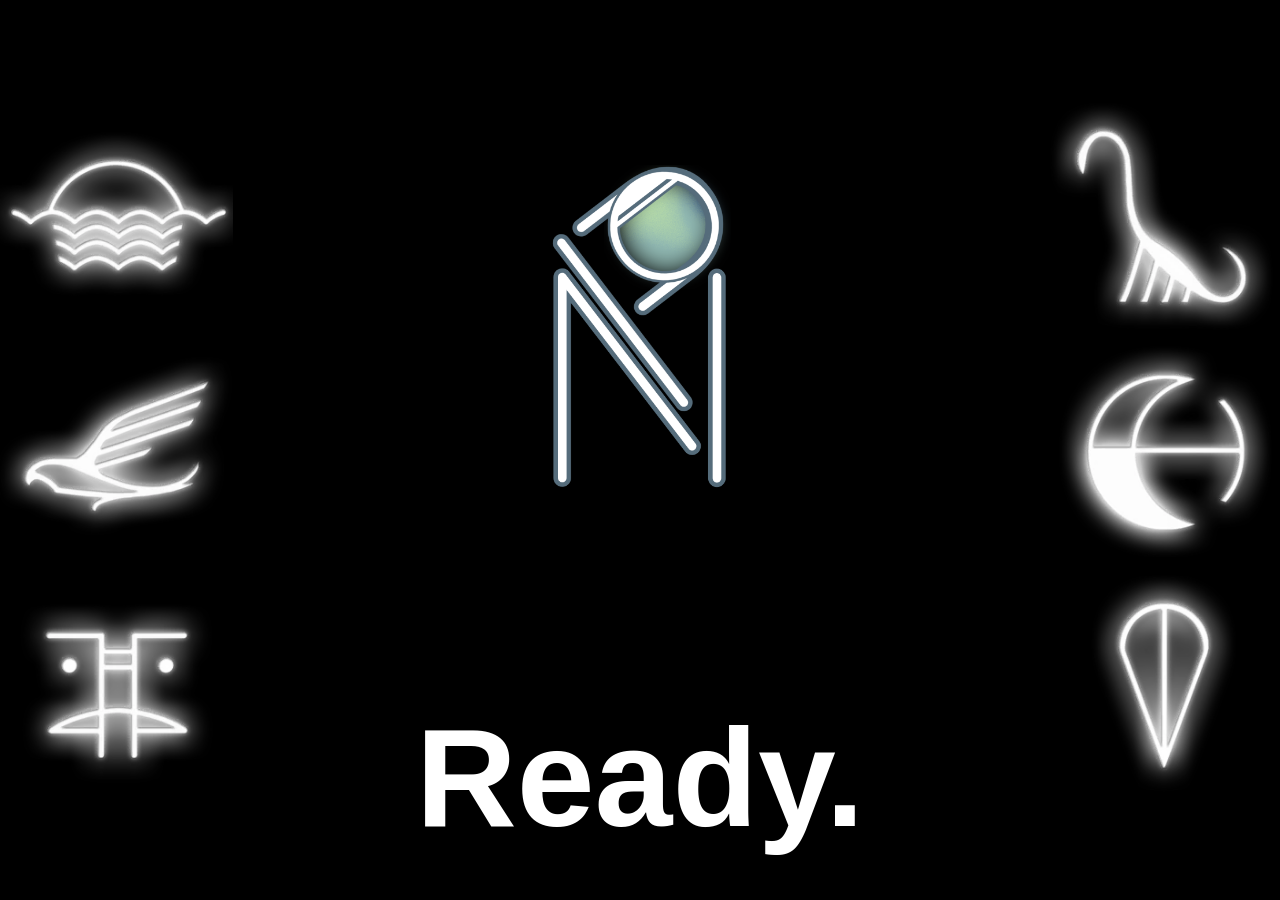
<file: index.html>
<!doctype html>
<html lang="en">
    <head>
        <meta charset="UTF-8">
        <meta name="viewport" content="width=device-width, initial-scale=1.0">
        <title>Noteworthy Planets</title>
        <link rel="stylesheet" href="css/global.css">
        <link rel="stylesheet" href="css/S1-Loading.css">
        <link rel="stylesheet" href="css/S2-MainMenu.css">
        <link rel="stylesheet" href="css/S3-Info.css">
        <link rel="icon" type="image/x-icon" href="assets/favicon.ico">
        <link
            rel="icon"
            type="image/png"
            sizes="16x16"
            href="assets/favicon-16x16.png"
        >
        <link
            rel="icon"
            type="image/png"
            sizes="32x32"
            href="assets/favicon-32x32.png"
        >
    </head>
    <body>
        <!--== Loading Screen ==-->
        <div id="S1" class="active">
            <div id="S1-Left">
                <img src="assets/PORTALSYMBOL.0.png" class="loadingGlyph">
                <img src="assets/PORTALSYMBOL.1.png" class="loadingGlyph">
                <img src="assets/PORTALSYMBOL.2.png" class="loadingGlyph">
            </div>
            <div id="S1-Center">
                <div id="S1-ImageHolder">
                    <img src="assets/Logo.png" id="S1-LoadingLogo">
                </div>
                <h1 id="S1-LoadingText">Loading...</h1>
            </div>
            <div id="S1-Right">
                <img src="assets/PORTALSYMBOL.3.png" class="loadingGlyph">
                <img src="assets/PORTALSYMBOL.4.png" class="loadingGlyph">
                <img src="assets/PORTALSYMBOL.5.png" class="loadingGlyph">
            </div>
        </div>
        <!--== Main Menu ==-->
        <div id="S2" class="inactive">
            <div id="S2-Main">
                <div id="S2-Top">
                    <div id="S2-LogoFrame">
                        <img src="assets/Logo.png" alt="App Logo" id="S2-AppLogo">
                    </div>
                    <div id="S2-TitleAndInfo">
                        <div id="S2-TitleFrame">
                            <p id="S2-Title">Noteworthy Planets</p>
                        </div>
                        <div id="S2-AuthorAndInfo">
                            <p id="S2-Author">
                                By:
                                <a href="https://github.com/MerrickBro">MerrickBro</a>
                            </p>
                            <button id="S2-InfoButton" class="S3REDIRECT" onclick="switchScreen(`S3`)">
                                <img src="assets/Atlas.png" alt="App Info">
                            </button>
                        </div>
                    </div>
                </div>
                <div id="S2-Bottom">
                    <div id="S2-ButtonRow1">
                        <button id="S2-RefreshButton" class="S2-Button">
                            <img src="assets/PORTALSYMBOL.9.png" alt="Planet Fetcher">
                        </button>
                    </div>
                    <div id="S2-ButtonRow2">
                        <button id="S2-PlanetViewerButton" class="S4REDIRECT S2-Button" onclick="switchScreen(`S5`)">
                            View Planets
                        </button>
                        <button id="S2-PlanetSearcherButton" class="S7REDIRECT S2-Button" onclick="switchScreen(`S7`)">
                            Search Planets
                        </button>
                    </div>
                    <div id="S2-ButtonRow3">
                        <button id="S2-PlanetPosterButton" class="S8REDIRECT S2-Button" onclick="switchScreen(`S8`)">
                            Post Your Own Found Planet
                        </button>
                        <button id="S2-GlyphButton" class="S4REDIRECT S2-Button" onclick="switchScreen(`S4`)">
                            <img src="assets/PORTALSYMBOL.F.png" alt="Glyph Generator">
                        </button>
                    </div>
                </div>
            </div>
        </div>
        <!--== Info & Settings Screen ==-->
        <div id="S3" class="inactive">
            <button id="S3-MenuButton" class="S2REDIRECT" onclick="switchScreen(`S2`)">
                <img src="assets/Atlas.png" alt="Return to menu">
            </button>
            <div id="S3-Main">
                <div id="S3-Credits" class="S3-Panel">
                    <p class="S3-Row">
                        Most info &amp; photos from:
                        <a href="https://nomanssky.fandom.com/wiki/No_Man%27s_Sky_Wiki" target="_blank" rel="noopener">No Man's Sky Wiki</a>
                    </p>
                    <p class="S3-Row">
                        Coded By: Merrick Bublitz
                        (<a href="https://github.com/MerrickBro" target="_blank" rel="noopener">MerrickBro</a>)
                    </p>
                    <p class="S3-Row">Music By: 65daysofstatic &amp; Paul Weir</p>
                    <p class="S3-Row">Shared Planets By: Posters (You!)</p>
                </div>
                <div id="S3-Settings" class="S3-Panel">
                    <div class="S3-Row S3-NowPlaying">
                        <span>Now Playing:</span>
                        <span id="currentTitle">Nothing yet</span>
                        <span id="currentArtist"></span>
                    </div>
                    <label class="S3-Row S3-SliderRow">
                        <span>Music Volume:</span>
                        <input type="range" id="volumeSlider" min="0" max="1" step="0.01">
                        <span id="S3-VolumeValue" class="S3-SliderValue"></span>
                    </label>
                    <label class="S3-Row S3-SliderRow">
                        <span>Music Speed:</span>
                        <input type="range" id="S3-SpeedSlider" min="0.5" max="2" step="0.05" value="1">
                        <span id="S3-SpeedValue" class="S3-SliderValue">1.00x</span>
                    </label>
                    <button id="S3-PrevButton" class="S3-Row S3-Button">Music Prev</button>
                    <button id="S3-NextButton" class="S3-Row S3-Button">Music Next</button>
                    <button id="S3-ToggleButton" class="S3-Row S3-Button">Music Pause</button>
                    <button id="S3-RefreshButton" class="S3-Row S3-Button S3-Spaced">Planet Refresh</button>
                </div>
                <div id="S3-Notes" class="S3-Panel">
                    <p class="S3-Row S3-NotesText">
                        Notes: Share planets you find in No Man's Sky. Planets are listed by the posters who found them.
                    </p>
                    <div id="S3-GuideRow">
                        <button class="S3-Button" onclick="openPopup(`P1`)">Image Guide</button>
                        <button class="S3-Button" onclick="openPopup(`P2`)">Name Guide</button>
                        <button class="S3-Button" onclick="openPopup(`P3`)">Sentinel Guide</button>
                    </div>
                </div>
            </div>
        </div>

        <!--== Guide Popups ==-->
        <div id="PopupBackdrop" class="P-Closed" onclick="closePopup()"></div>
        <div id="P1" class="P-Popup P-Closed" role="dialog" aria-labelledby="P1-Title">
            <div class="P-Header">
                <h2 id="P1-Title">Image Input Guide</h2>
                <button class="P-Close" onclick="closePopup()" aria-label="Close">X</button>
            </div>
            <ol class="P-Box P-Steps">
                <li>Take a screenshot in-game</li>
                <li>Post the screenshot to <a href="https://imgur.com/upload" target="_blank" rel="noopener">Imgur</a></li>
                <li>Right click the image and "Copy image address"</li>
                <li>Paste the address into the image input box</li>
            </ol>
        </div>
        <div id="P2" class="P-Popup P-Closed" role="dialog" aria-labelledby="P2-Title">
            <div class="P-Header">
                <h2 id="P2-Title">Name Input Guide</h2>
                <button class="P-Close" onclick="closePopup()" aria-label="Close">X</button>
            </div>
            <p class="P-Box">If you have posted here before, make sure you put your exact name in the input!</p>
            <p class="P-Box P-SubTitle">All submitted names</p>
            <ol id="P2-NameList" class="P-Box P-List"></ol>
        </div>
        <div id="P3" class="P-Popup P-Closed" role="dialog" aria-labelledby="P3-Title">
            <div class="P-Header">
                <h2 id="P3-Title">Sentinel Input Guide</h2>
                <button class="P-Close" onclick="closePopup()" aria-label="Close">X</button>
            </div>
            <p class="P-Box P-SubTitle">Sentinel Activity Chart</p>
            <div id="P3-Chart"></div>
        </div>

        <!--== Glyph Generator Screen ==-->
        <div id="S4" class="inactive">
            <!-- HTML for glyph generator screen -->
        </div>
        
        <!--== Planet Viewing Screen ==-->
        <div id="S5" class="inactive">
            <!-- HTML for planet viewing screen -->
        </div>
        
        <!--== Planet Info Screen ==-->
        <div id="S6" class="inactive">
            <!-- HTML for planet info screen -->
        </div>
        
        <!--== Planet Search Screen ==-->
        <div id="S7" class="inactive">
            <!-- HTML for planet search screen -->
        </div>
        
        <!--== Planet Post Screen ==-->
        <div id="S8" class="inactive">
            <!-- HTML for planet post screen -->
        </div>

        <script src="js/app.js"></script>
        <script src="js/S3-Info.js"></script>
    </body>
</html>
</file>
<file: css/global.css>
/* font-family: NMSFuturaProBook */
@import url('https://font.nmscd.com/assets/font/NMSFuturaProBook_Kerned/Web-TT/NMSFuturaProBook_Kerned.css');
/* font-family: NMSGeoSans */
@import url('https://font.nmscd.com/assets/font/NMSGeoSans_Kerned/Web-TT/NMSGeoSans_Kerned.css');

html {
    background-color: black;
    color: white;
}

* {
    box-sizing: border-box;
    font-family: 'NMSGeoSans', sans-serif;
}

button,
a {
    cursor: pointer;
}

a {
    color: #b0e0ff;
}

body {
    margin: 0%;
}

.inactive {
    display: none;
}

.active {
    display: flex;
}
</file>
<file: css/S1-Loading.css>
#S1 {
    position: fixed;
    flex-direction: row;
    justify-content: space-between;
    align-items: center;
    height: 100vh;
    width: 100vw;
    font-size: 70px;
}

#S1-Center {
    display: flex;
    flex-direction: column;
    justify-content: center;
    align-items: center;
    width: 70%;
    height: 100%;
}

#S1-Left, #S1-Right {
    display: flex;
    flex-direction: column;
    justify-content: center;
    align-items: center;
    width: auto;
    height: auto;
}

#S1-LoadingLogo {
    width: 40%;
}

#S1-ImageHolder {
    width: 100%;
    height: 100%;
    display: flex;
    flex-direction: row;
    justify-content: center;
    align-items: center;
}

#S1-LoadingText, #S1-ImageHolder {
    margin: 5%;
}

.loadingGlyph {
    width: 100%;
}
</file>
<file: css/S2-MainMenu.css>
#S2 {
  background-image: url("../assets/Background.jpg");
  position: fixed;
  height: 100%;
  width: 100%;
}

#S2-Main {
  display: flex;
  flex-direction: column;
  justify-content: space-between;
  background-color: #00000077;
  backdrop-filter: blur(5px);
  align-self: center;
  border: 4px solid #000000;
  border-radius: 1svb;
  height: 95%;
  width: 24%;
  margin: 0.5%;
  align-items: center;
}

#S2-Top {
  height: 53%;
  width: 100%;
  margin: 2%;
  display: flex;
  flex-direction: column;
  align-items: center;
  justify-content: flex-start;
}

#S2-TitleFrame {
  height: fit-content;
}

#S2-Title {
  font-size: 50px;
  text-align: center;
  margin: 0%;
}

#S2-LogoFrame {
  width: 100%;
  overflow: hidden;
  display: flex;
}

#S2-TitleAndInfo {
  width: fit-content;
  align-content: center;
  display: flex;
  flex-direction: column;
}

#S2-AppLogo {
  height: 100%;
  width: 100%;
  object-fit: contain;
}

#S2-AuthorAndInfo {
  display: flex;
  justify-content: space-between;
  height: fit-content;
  align-items: flex-start;
}

#S2-Author {
  font-size: 20px;
  margin: 0%;
}

#S2-InfoButton {
  aspect-ratio: 1 / 1;
  height: 50px;
}

#S2-Bottom {
  height: 20%;
  width: 100%;
}

#S2-ButtonRow1,
#S2-ButtonRow2,
#S2-ButtonRow3 {
  display: flex;
  justify-content: space-between;
  height: 30%;
  align-items: center;
  margin: 1%;
}

.S2-Button {
  width: stretch;
  height: 100%;
  background: transparent;
  color: white;
  border: 2px solid #b0e0ff;
  border-radius: 10px;
  font-size: 25px;
  margin: 1%;
}

.WideButton {
  width: 100%;
}

#S2-GlyphButton,
#S2-GlyphButton img,
#S2-RefreshButton,
#S2-RefreshButton img {
  aspect-ratio: 1 / 1;
  height: 100%;
  background-color: #00000000;
  border: 0px;
}

#S2-GlyphButton, #S2-RefreshButton {
    width: fit-content;
}

#S2-InfoButton {
  aspect-ratio: 106 / 179;
  height: auto;
  width: 15%;
  background-color: #00000000;
  border: 0px;
  display: flex;
  margin: 0%;
  padding: 0%;
  justify-content: flex-end;
}
</file>
<file: css/S3-Info.css>
/* --== Screen ==-- */
#S3 {
    position: fixed;
    height: 100%;
    width: 100%;
    background-image: url("../assets/Background.jpg");
    background-size: cover;
    justify-content: center;
    align-items: center;
}

#S3-MenuButton {
    position: absolute;
    top: 1%;
    left: 1%;
    height: 14%;
    aspect-ratio: 106 / 179;
    padding: 0;
    border: 0;
    background: transparent;
}

#S3-MenuButton img {
    height: 100%;
    width: 100%;
    object-fit: contain;
}

#S3-Main {
    display: flex;
    flex-direction: column;
    justify-content: space-between;
    gap: 2%;
    height: 95%;
    width: 54%;
    padding: 1%;
    overflow-y: auto;
    background-color: #00000077;
    backdrop-filter: blur(5px);
    border: 4px solid #000000;
    border-radius: 1svb;
}

/* --== Panels ==-- */
.S3-Panel {
    display: flex;
    flex-direction: column;
    gap: 8px;
    padding: 10px;
    background-color: #00000066;
    border: 2px solid #b0e0ff;
    border-radius: 10px;
}

.S3-Row {
    display: flex;
    flex-wrap: wrap;
    justify-content: center;
    align-items: center;
    gap: 12px;
    min-height: 48px;
    margin: 0;
    padding: 6px 12px;
    font-size: 24px;
    text-align: center;
    border: 1px solid #b0e0ff55;
    border-radius: 6px;
}

.S3-Button {
    width: 100%;
    color: white;
    background: transparent;
    border: 2px solid #b0e0ff;
    border-radius: 10px;
    font-size: 24px;
}

.S3-Button:hover {
    background-color: #b0e0ff22;
}

.S3-Spaced {
    margin-top: 12px;
}

/* --== Settings ==-- */
p.S3-Row {
    display: block;
    align-content: center;
}

.S3-NowPlaying #currentTitle {
    color: #b0e0ff;
}

.S3-NowPlaying #currentArtist {
    opacity: 0.7;
}

.S3-SliderRow input {
    flex: 1;
    accent-color: #b0e0ff;
    cursor: pointer;
}

.S3-SliderValue {
    min-width: 4.5em;
    text-align: right;
}

/* --== Notes ==-- */
.S3-NotesText {
    min-height: 80px;
    font-family: 'NMSFuturaProBook', sans-serif;
    font-size: 20px;
}

#S3-GuideRow {
    display: flex;
    gap: 8px;
}

#S3-GuideRow .S3-Button {
    min-height: 48px;
    font-size: 20px;
}

/* --== Popups ==-- */
#PopupBackdrop {
    position: fixed;
    inset: 0;
    z-index: 10;
    background-color: #000000aa;
}

.P-Popup {
    position: fixed;
    top: 50%;
    left: 50%;
    transform: translate(-50%, -50%);
    z-index: 11;
    display: flex;
    flex-direction: column;
    gap: 10px;
    width: min(640px, 92vw);
    max-height: 90vh;
    padding: 14px;
    overflow-y: auto;
    background-color: #111111ee;
    border: 2px solid #b0e0ff;
    border-radius: 10px;
}

.P-Closed {
    display: none;
}

.P-Header {
    display: flex;
    align-items: center;
    justify-content: space-between;
    border-bottom: 2px solid #b0e0ff;
}

.P-Header h2 {
    margin: 0 0 8px;
    font-size: 32px;
    font-weight: normal;
}

.P-Close {
    height: 40px;
    aspect-ratio: 1 / 1;
    color: white;
    background: transparent;
    border: 2px solid #b0e0ff;
    border-radius: 8px;
    font-size: 20px;
}

.P-Box {
    margin: 0;
    padding: 10px 14px;
    font-size: 20px;
    border: 1px solid #ffffff88;
    border-radius: 6px;
}

.P-SubTitle {
    text-align: center;
}

.P-Steps li {
    margin: 6px 0 6px 20px;
}

/* -= Name List =- */
.P-List {
    max-height: 240px;
    overflow-y: auto;
    padding-left: 40px;
}

.P-List li span:last-child {
    float: right;
    color: #b0e0ff;
}

.P-List .P-Empty {
    list-style: none;
    margin-left: -26px;
    opacity: 0.7;
}

/* -= Sentinel Chart =- */
#P3-Chart {
    display: grid;
    grid-template-columns: repeat(4, 1fr);
    gap: 6px;
}

.P3-Column {
    display: flex;
    flex-direction: column;
    gap: 6px;
}

.P3-ColumnTitle {
    padding: 6px;
    text-align: center;
}

.P3-Names {
    flex: 1;
    padding: 6px 8px;
    list-style: none;
    font-size: 15px;
}

.P3-Names li {
    padding: 2px 0;
}

/* --== Mobile ==-- */
@media (max-width: 800px) {
    #S3-Main {
        width: 100%;
        height: 100%;
        border-radius: 0;
        padding: 72px 10px 10px;
        justify-content: flex-start;
    }

    #S3-MenuButton {
        height: 60px;
        z-index: 1;
    }

    .S3-Row,
    .S3-Button {
        font-size: 18px;
    }

    #S3-GuideRow {
        flex-direction: column;
    }

    .S3-NowPlaying {
        flex-direction: column;
        gap: 2px;
    }

    .S3-SliderRow input {
        flex-basis: 100%;
        order: 3;
    }

    #P3-Chart {
        grid-template-columns: repeat(2, 1fr);
    }
}
</file>
